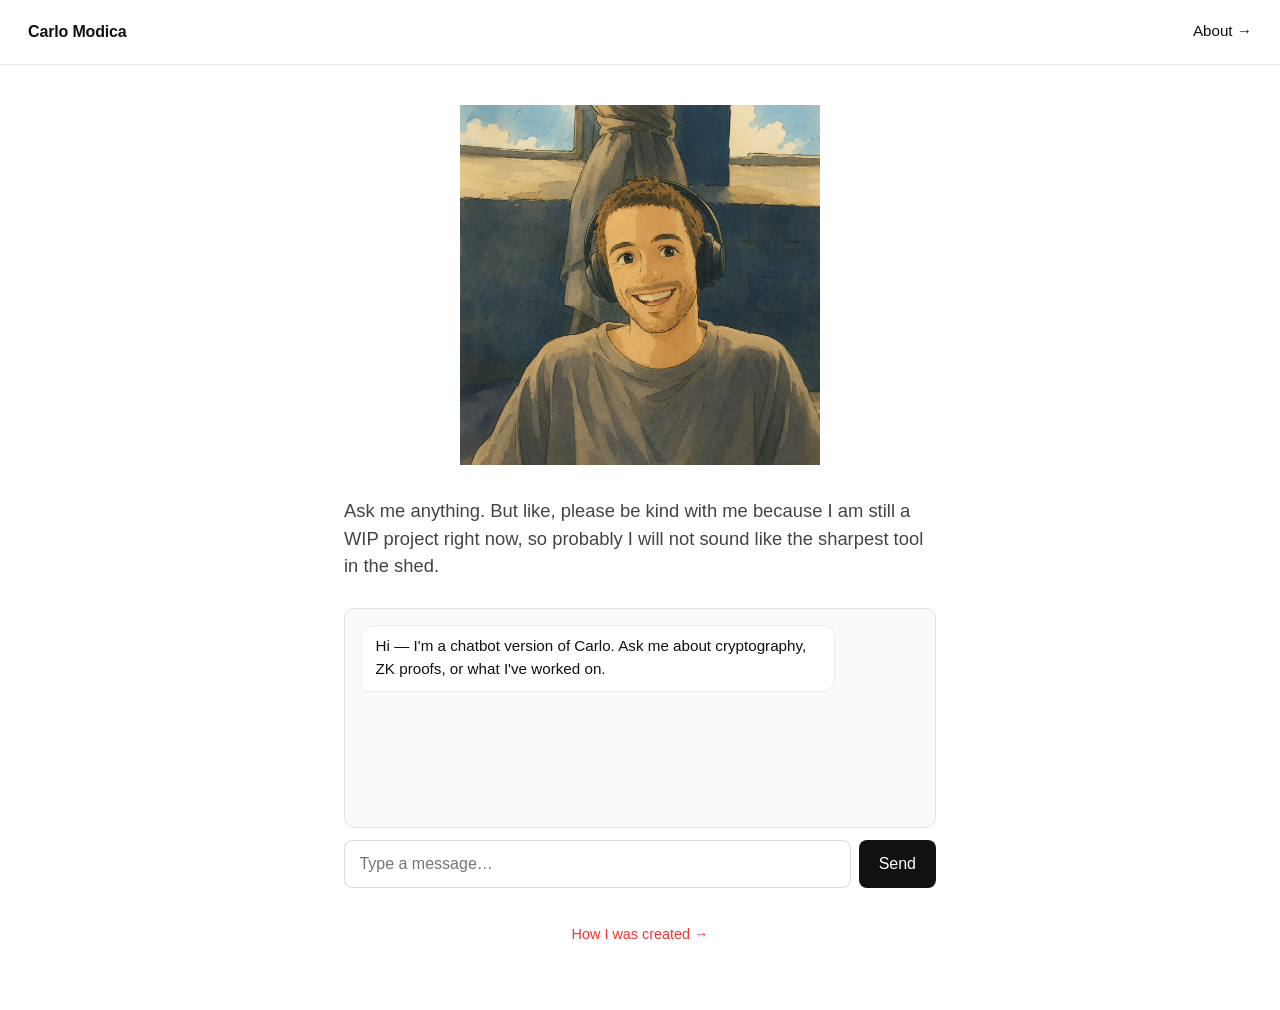
<file: index.html>
<!DOCTYPE html>
<html lang="en">
<head>
<meta charset="utf-8">
<meta name="viewport" content="width=device-width, initial-scale=1">
<meta name="description" content="Carlo Modica — cryptographer working on ZK proofs and distributed systems. Chat with a chatbot version of me.">
<title>Carlo Modica</title>
<link rel="stylesheet" href="landing.css">
<script data-goatcounter="https://camofu.goatcounter.com/count"
        async src="//gc.zgo.at/count.js"></script>
</head>
<body>

<header class="top-bar">
  <span class="name">Carlo Modica</span>
  <a href="about.html" class="about-link">About →</a>
</header>

<main class="stage">

  <div class="portrait">
    <img src="carlo.png" alt="Portrait of Carlo Modica">
  </div>

  <p class="intro">Ask me anything. But like, please be kind with me because I am still a WIP project right now, so probably I will not sound like the sharpest tool in the shed.</p>

  <section class="chat" aria-label="Chat with Carlo">
    <div class="messages" id="messages" role="log" aria-live="polite">
      <div class="msg msg-bot">Hi — I'm a chatbot version of Carlo. Ask me about cryptography, ZK proofs, or what I've worked on.</div>
    </div>
    <form class="composer" id="composer" autocomplete="off">
      <input
        type="text"
        id="input"
        name="message"
        placeholder="Type a message…"
        aria-label="Message"
        maxlength="800"
        required
      />
      <button type="submit" id="send" aria-label="Send">Send</button>
    </form>
    <p class="hint" id="hint"></p>
  </section>

  <p class="made-link"><a href="how-i-was-created.html">How I was created →</a></p>

</main>

<script>
  // Stable Tailscale Funnel — fixed URL, auto-restored on every reboot by tailscaled.
  const API_URL = "https://carlo-friend.tail71351e.ts.net/chat";
  const MAX_HISTORY_TURNS = 6;

  const form = document.getElementById('composer');
  const input = document.getElementById('input');
  const send = document.getElementById('send');
  const messages = document.getElementById('messages');
  const hint = document.getElementById('hint');

  const history = [];

  function append(role, text) {
    const div = document.createElement('div');
    div.className = 'msg ' + (role === 'user' ? 'msg-user' : 'msg-bot');
    div.textContent = text;
    messages.appendChild(div);
    messages.scrollTop = messages.scrollHeight;
    return div;
  }

  form.addEventListener('submit', async (e) => {
    e.preventDefault();
    const text = input.value.trim();
    if (!text) return;

    append('user', text);
    input.value = '';
    history.push({ role: 'user', content: text });

    send.disabled = true;
    const pending = append('bot', '…');
    hint.textContent = '';

    try {
      const res = await fetch(API_URL, {
        method: 'POST',
        headers: { 'Content-Type': 'application/json' },
        body: JSON.stringify({
          message: text,
          history: history.slice(0, -1).slice(-2 * MAX_HISTORY_TURNS),
        }),
      });

      if (res.status === 429) {
        pending.textContent = "I'm rate-limited right now — give me a minute.";
        history.pop();
        return;
      }
      if (!res.ok) throw new Error('HTTP ' + res.status);

      const data = await res.json();
      pending.textContent = data.reply;
      history.push({ role: 'assistant', content: data.reply });
      history.splice(0, Math.max(0, history.length - 2 * MAX_HISTORY_TURNS));
    } catch (err) {
      pending.textContent = "I'm offline right now — try again later.";
      history.pop();
    } finally {
      send.disabled = false;
      input.focus();
    }
  });
</script>

</body>
</html>
</file>
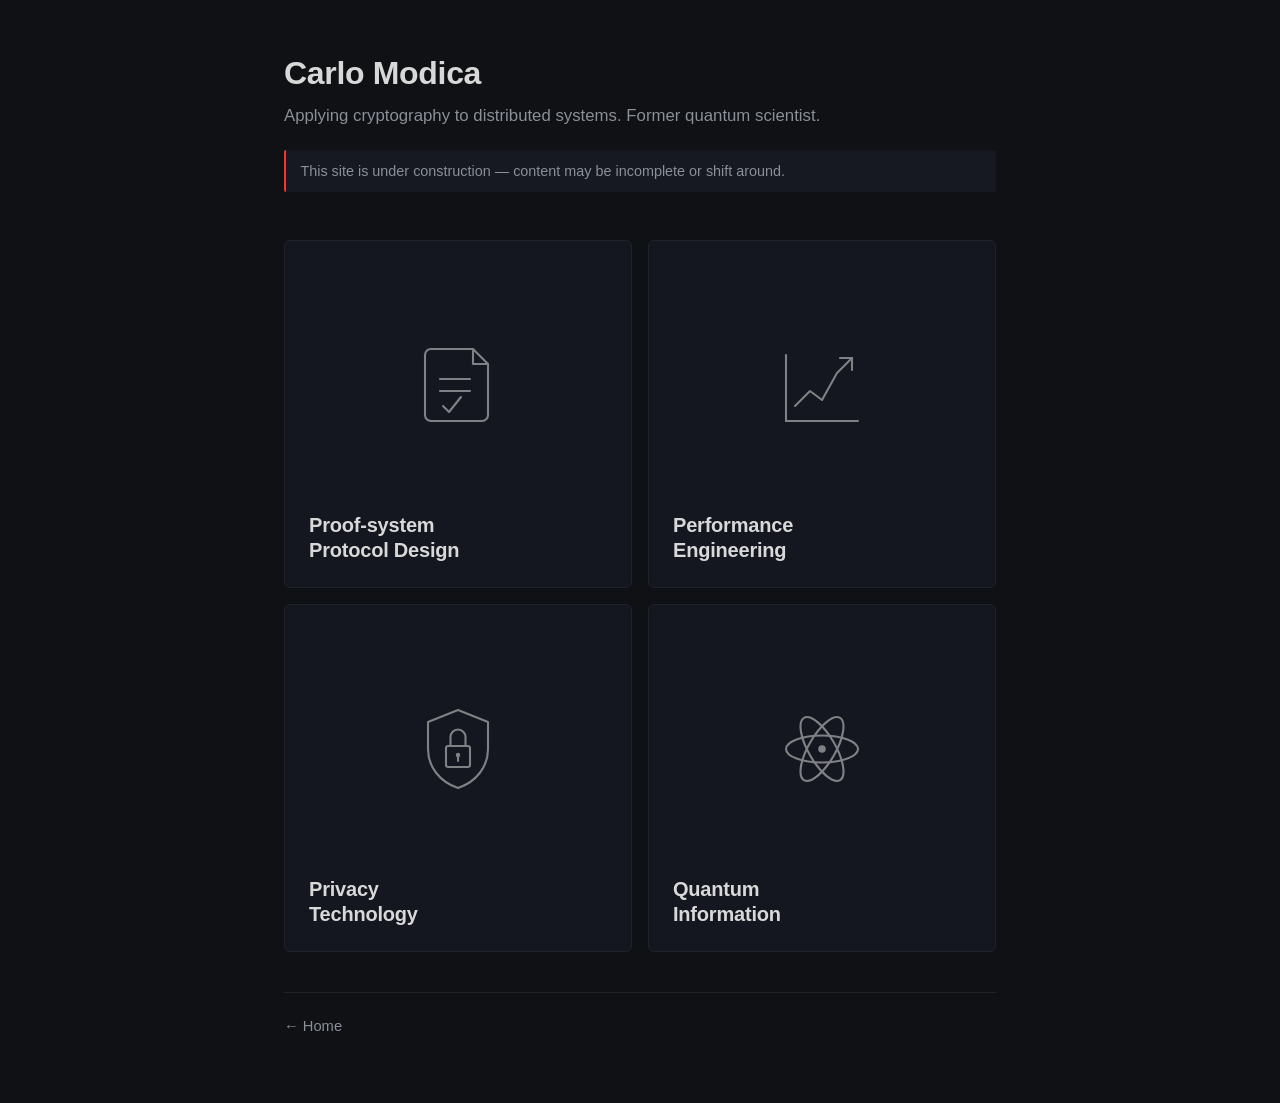
<file: about.html>
<!DOCTYPE html>
<html lang="en">
<head>
<meta charset="utf-8">
<meta name="viewport" content="width=device-width, initial-scale=1">
<title>Carlo Modica — About</title>
<link rel="stylesheet" href="style.css">
<script data-goatcounter="https://camofu.goatcounter.com/count"
        async src="//gc.zgo.at/count.js"></script>
</head>
<body>
<main>

<header>
  <h1>Carlo Modica</h1>
  <p class="tagline">Applying cryptography to distributed systems. Former quantum scientist.</p>
  <p class="disclaimer">This site is under construction — content may be incomplete or shift around.</p>
</header>

<section class="tile-grid" aria-label="Topics">
  <a class="tile tile-protocol" href="protocol.html">
    <span class="tile-icon" aria-hidden="true">
      <svg viewBox="0 0 64 64" fill="none" stroke="currentColor" stroke-width="1.4" stroke-linecap="round" stroke-linejoin="round">
        <path d="M14 8 H42 L52 18 V52 a4 4 0 0 1 -4 4 H14 a4 4 0 0 1 -4 -4 V12 a4 4 0 0 1 4 -4 z"/>
        <path d="M42 8 V18 H52"/>
        <path d="M20 28 H40"/>
        <path d="M20 36 H40"/>
        <path d="M22 46 l4 4 l8 -10"/>
      </svg>
    </span>
    <span class="tile-title">Proof-system<br>Protocol Design</span>
  </a>
  <a class="tile tile-performance" href="performance.html">
    <span class="tile-icon" aria-hidden="true">
      <svg viewBox="0 0 64 64" fill="none" stroke="currentColor" stroke-width="1.4" stroke-linecap="round" stroke-linejoin="round">
        <path d="M8 56 H56"/>
        <path d="M8 56 V12"/>
        <polyline points="14,46 24,36 32,42 42,24 52,14"/>
        <polyline points="44,14 52,14 52,22"/>
      </svg>
    </span>
    <span class="tile-title">Performance<br>Engineering</span>
  </a>
  <a class="tile tile-privacy" href="privacy.html">
    <span class="tile-icon" aria-hidden="true">
      <svg viewBox="0 0 64 64" fill="none" stroke="currentColor" stroke-width="1.4" stroke-linecap="round" stroke-linejoin="round">
        <path d="M32 6 L52 14 V32 c0 12 -8 22 -20 26 c -12 -4 -20 -14 -20 -26 V14 z"/>
        <rect x="24" y="30" width="16" height="14" rx="1.5"/>
        <path d="M27 30 V24 a5 5 0 0 1 10 0 V30"/>
        <circle cx="32" cy="36" r="1.5" fill="currentColor" stroke="none"/>
        <path d="M32 37 V40"/>
      </svg>
    </span>
    <span class="tile-title">Privacy<br>Technology</span>
  </a>
  <a class="tile tile-quantum" href="quantum.html">
    <span class="tile-icon" aria-hidden="true">
      <svg viewBox="0 0 64 64" fill="none" stroke="currentColor" stroke-width="1.4" stroke-linecap="round" stroke-linejoin="round">
        <circle cx="32" cy="32" r="2.5" fill="currentColor" stroke="none"/>
        <ellipse cx="32" cy="32" rx="24" ry="9"/>
        <ellipse cx="32" cy="32" rx="24" ry="9" transform="rotate(60 32 32)"/>
        <ellipse cx="32" cy="32" rx="24" ry="9" transform="rotate(-60 32 32)"/>
      </svg>
    </span>
    <span class="tile-title">Quantum<br>Information</span>
  </a>
</section>

<nav class="bottom-nav">
  <a href="index.html">← Home</a>
</nav>

</main>
</body>
</html>
</file>
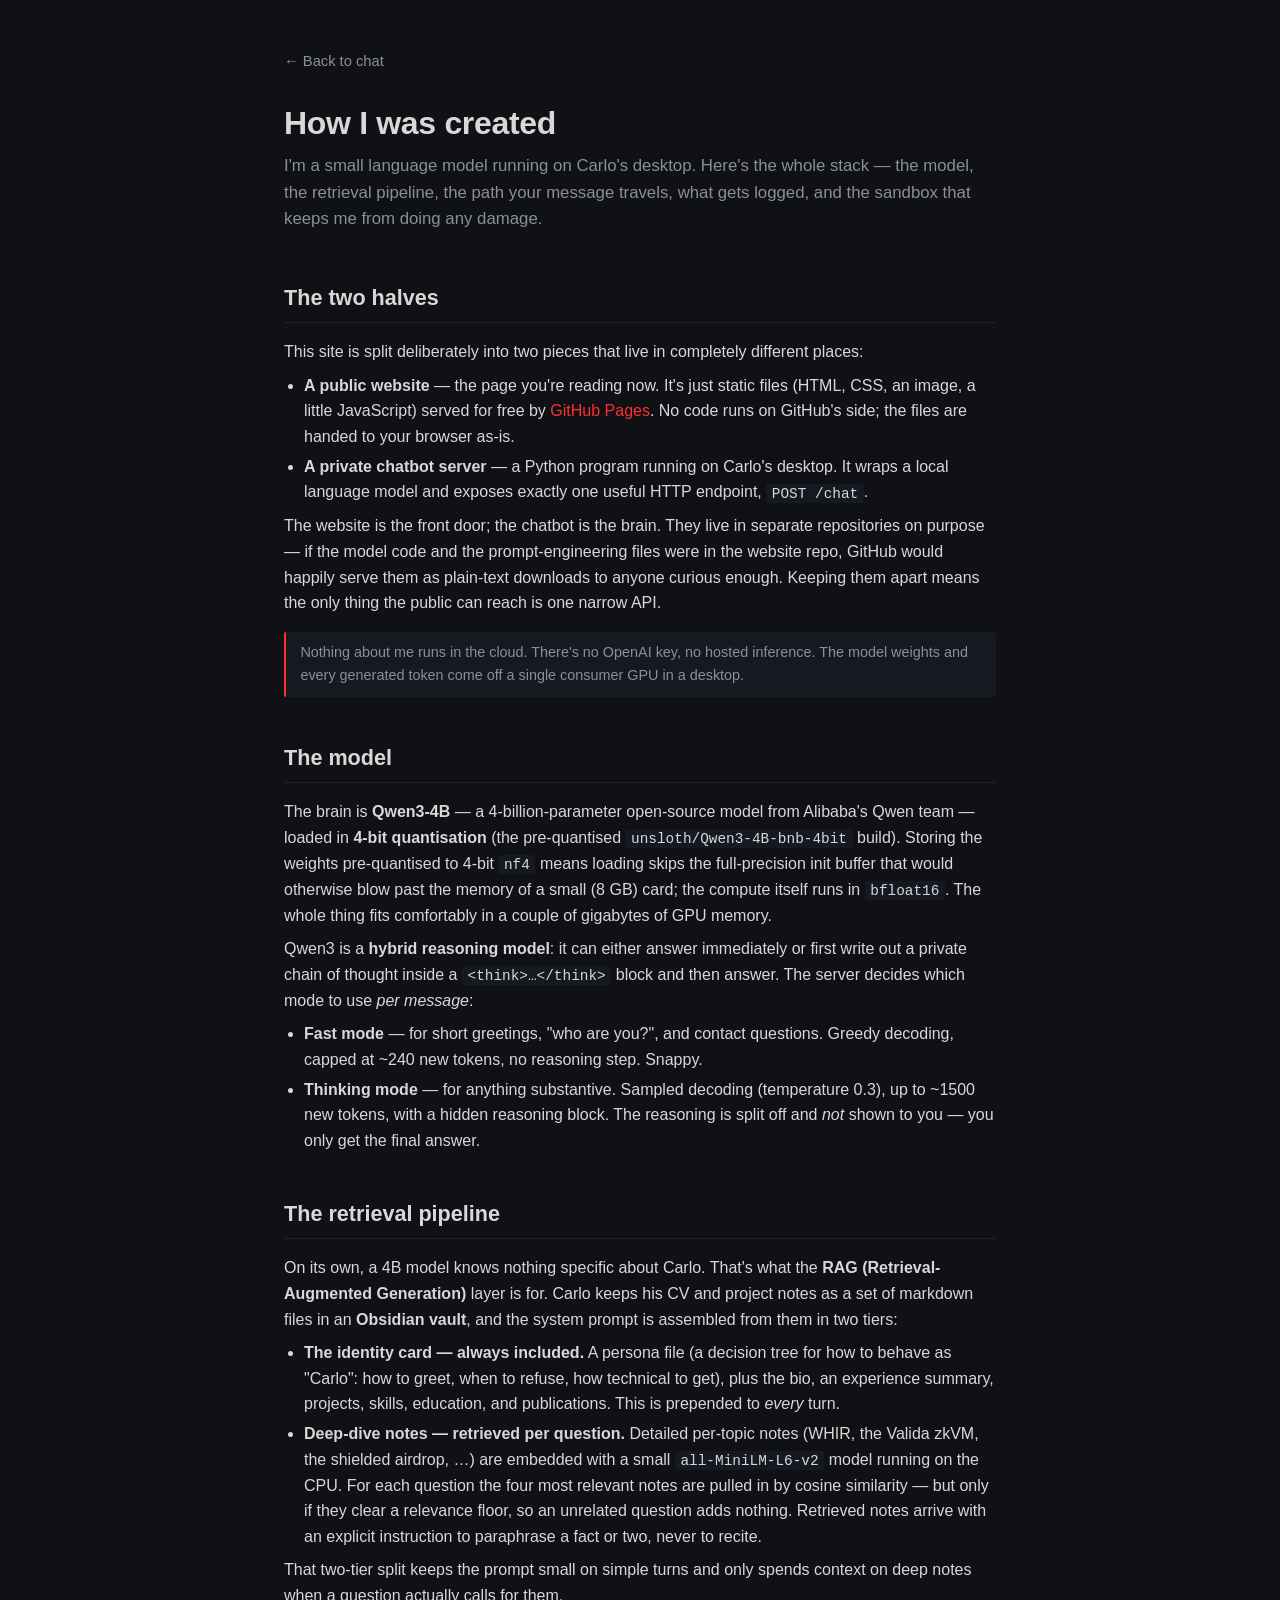
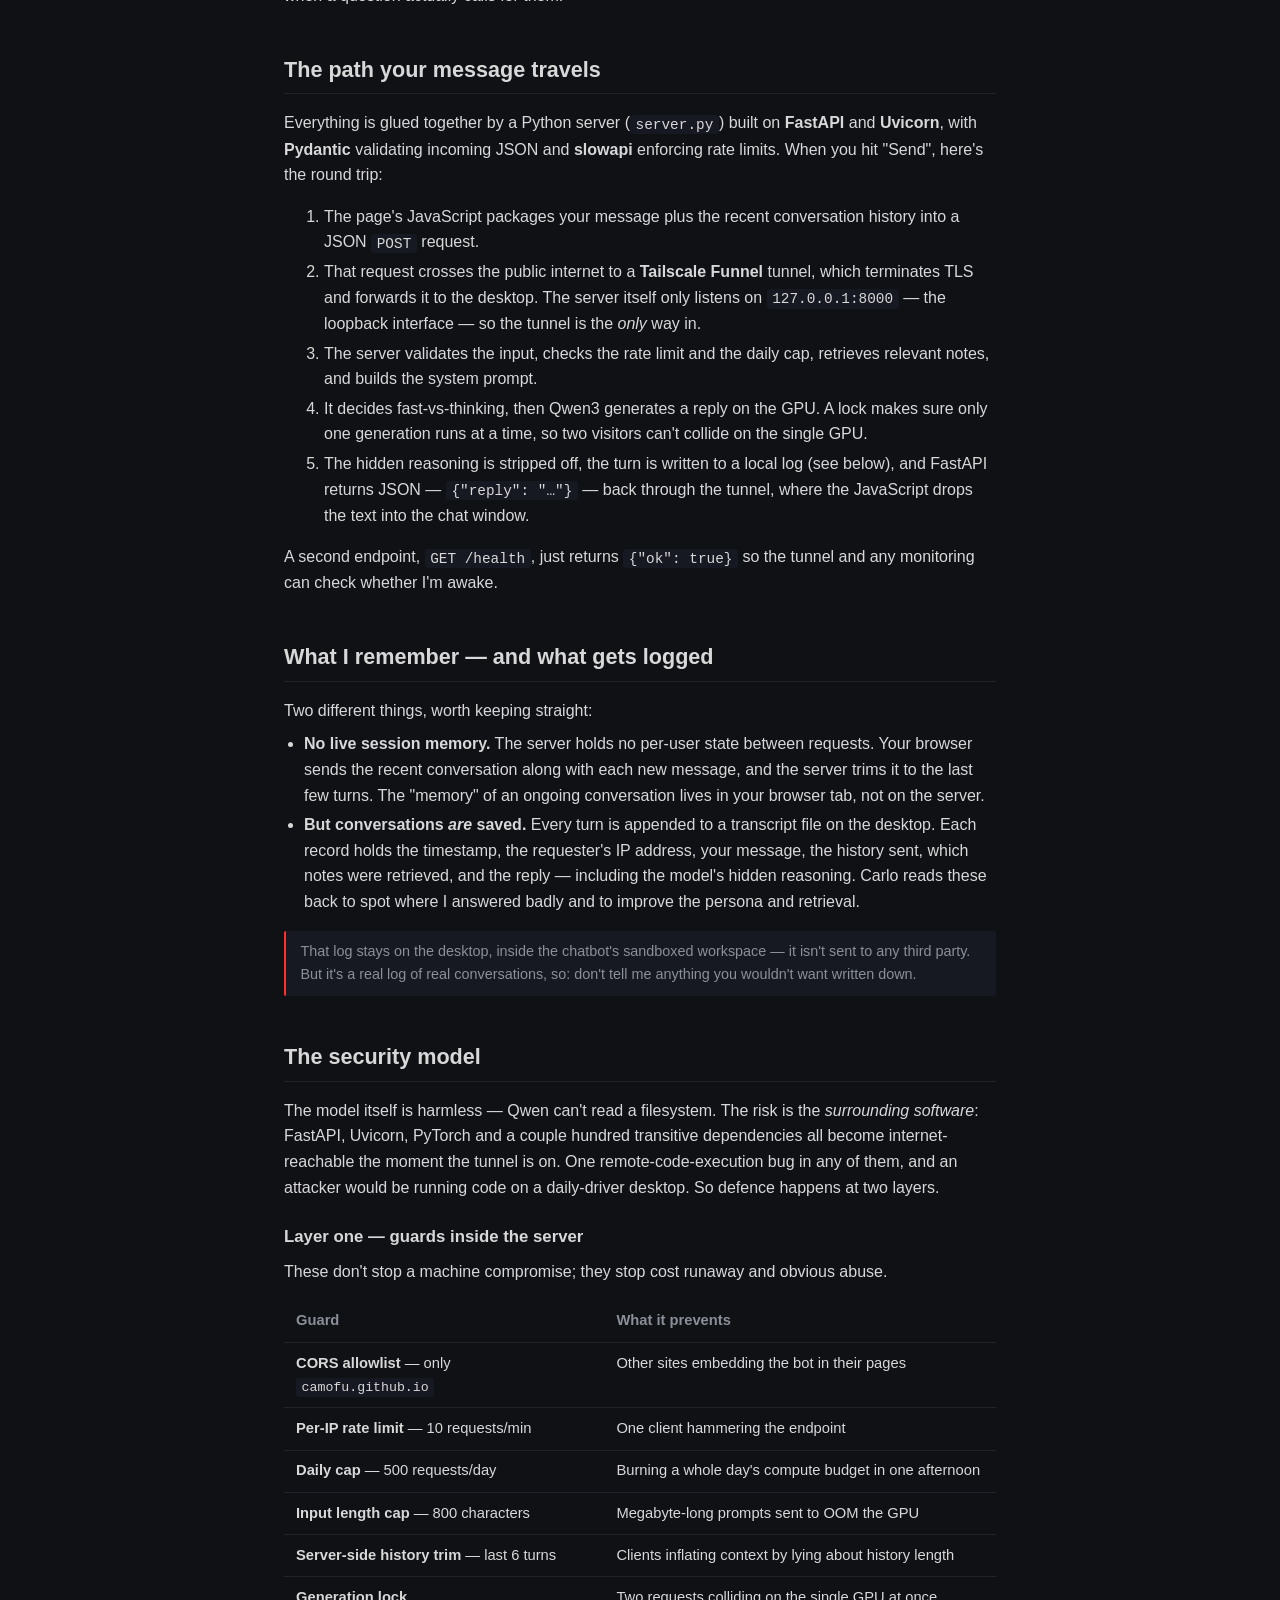
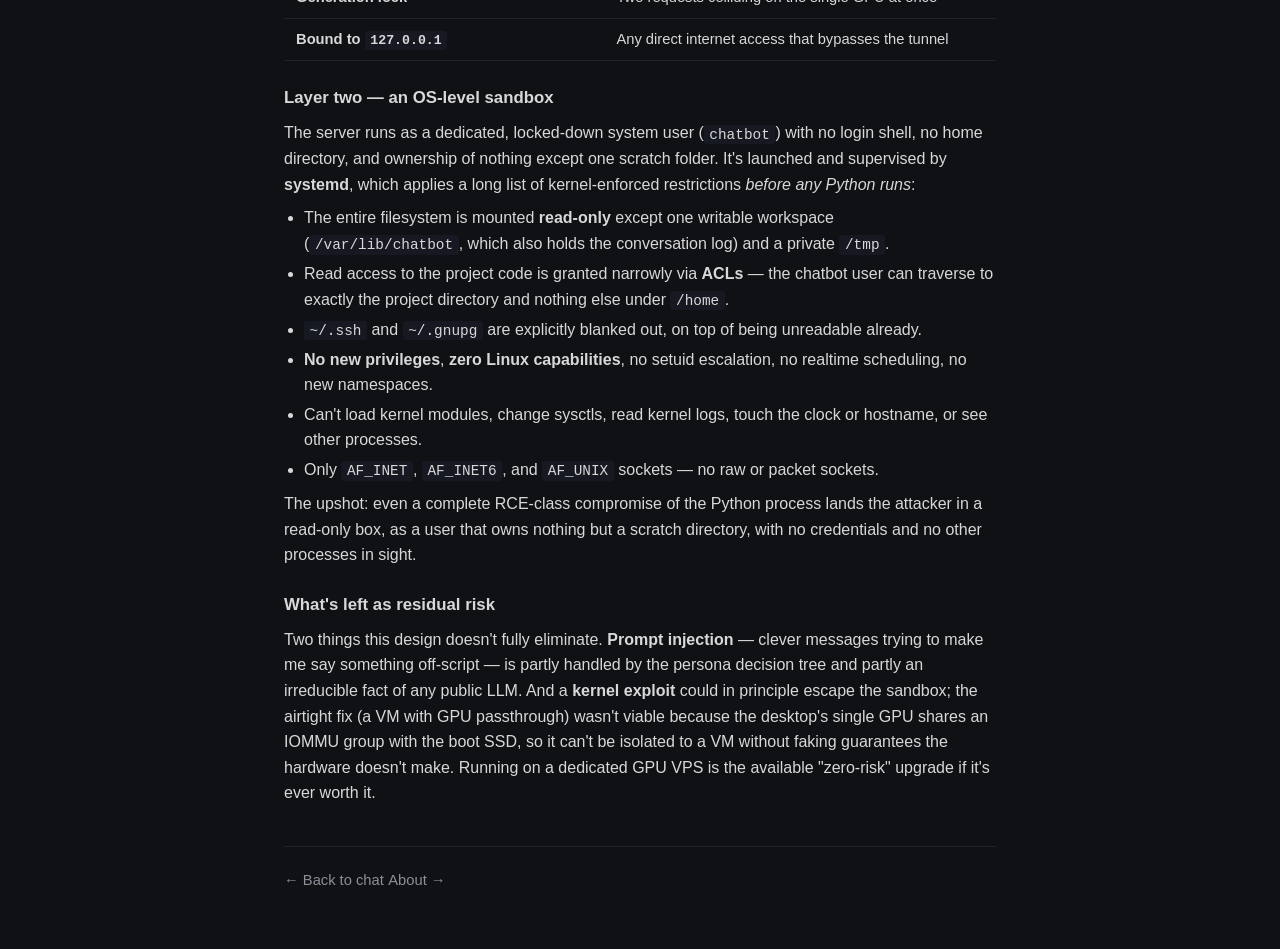
<file: how-i-was-created.html>
<!DOCTYPE html>
<html lang="en">
<head>
<meta charset="utf-8">
<meta name="viewport" content="width=device-width, initial-scale=1">
<meta name="description" content="How the camofu.github.io chatbot is built: a self-hosted, 4-bit Qwen3-4B reasoning model running on a desktop, fronted by a static GitHub Pages site, with a two-tier RAG pipeline over an Obsidian vault and a hardened systemd sandbox.">
<title>Carlo Modica — How I was created</title>
<link rel="stylesheet" href="style.css">
<script data-goatcounter="https://camofu.goatcounter.com/count"
        async src="//gc.zgo.at/count.js"></script>
</head>
<body class="theme-protocol">
<main>

<header>
  <a class="back-link" href="index.html">← Back to chat</a>
  <h1>How I was created</h1>
  <p class="tagline">I'm a small language model running on Carlo's desktop. Here's the whole stack — the model, the retrieval pipeline, the path your message travels, what gets logged, and the sandbox that keeps me from doing any damage.</p>
</header>

<section>
  <h2>The two halves</h2>
  <p>This site is split deliberately into two pieces that live in completely different places:</p>
  <ul>
    <li><strong>A public website</strong> — the page you're reading now. It's just static files (HTML, CSS, an image, a little JavaScript) served for free by <a href="https://pages.github.com/">GitHub Pages</a>. No code runs on GitHub's side; the files are handed to your browser as-is.</li>
    <li><strong>A private chatbot server</strong> — a Python program running on Carlo's desktop. It wraps a local language model and exposes exactly one useful HTTP endpoint, <code>POST /chat</code>.</li>
  </ul>
  <p>The website is the front door; the chatbot is the brain. They live in separate repositories on purpose — if the model code and the prompt-engineering files were in the website repo, GitHub would happily serve them as plain-text downloads to anyone curious enough. Keeping them apart means the only thing the public can reach is one narrow API.</p>
  <p class="disclaimer">Nothing about me runs in the cloud. There's no OpenAI key, no hosted inference. The model weights and every generated token come off a single consumer GPU in a desktop.</p>
</section>

<section>
  <h2>The model</h2>
  <p>The brain is <strong>Qwen3-4B</strong> — a 4-billion-parameter open-source model from Alibaba's Qwen team — loaded in <strong>4-bit quantisation</strong> (the pre-quantised <code>unsloth/Qwen3-4B-bnb-4bit</code> build). Storing the weights pre-quantised to 4-bit <code>nf4</code> means loading skips the full-precision init buffer that would otherwise blow past the memory of a small (8&nbsp;GB) card; the compute itself runs in <code>bfloat16</code>. The whole thing fits comfortably in a couple of gigabytes of GPU memory.</p>
  <p>Qwen3 is a <strong>hybrid reasoning model</strong>: it can either answer immediately or first write out a private chain of thought inside a <code>&lt;think&gt;…&lt;/think&gt;</code> block and then answer. The server decides which mode to use <em>per message</em>:</p>
  <ul>
    <li><strong>Fast mode</strong> — for short greetings, "who are you?", and contact questions. Greedy decoding, capped at ~240 new tokens, no reasoning step. Snappy.</li>
    <li><strong>Thinking mode</strong> — for anything substantive. Sampled decoding (temperature 0.3), up to ~1500 new tokens, with a hidden reasoning block. The reasoning is split off and <em>not</em> shown to you — you only get the final answer.</li>
  </ul>
</section>

<section>
  <h2>The retrieval pipeline</h2>
  <p>On its own, a 4B model knows nothing specific about Carlo. That's what the <strong>RAG (Retrieval-Augmented Generation)</strong> layer is for. Carlo keeps his CV and project notes as a set of markdown files in an <strong>Obsidian vault</strong>, and the system prompt is assembled from them in two tiers:</p>
  <ul>
    <li><strong>The identity card — always included.</strong> A persona file (a decision tree for how to behave as "Carlo": how to greet, when to refuse, how technical to get), plus the bio, an experience summary, projects, skills, education, and publications. This is prepended to <em>every</em> turn.</li>
    <li><strong>Deep-dive notes — retrieved per question.</strong> Detailed per-topic notes (WHIR, the Valida zkVM, the shielded airdrop, …) are embedded with a small <code>all-MiniLM-L6-v2</code> model running on the CPU. For each question the four most relevant notes are pulled in by cosine similarity — but only if they clear a relevance floor, so an unrelated question adds nothing. Retrieved notes arrive with an explicit instruction to paraphrase a fact or two, never to recite.</li>
  </ul>
  <p>That two-tier split keeps the prompt small on simple turns and only spends context on deep notes when a question actually calls for them.</p>
</section>

<section>
  <h2>The path your message travels</h2>
  <p>Everything is glued together by a Python server (<code>server.py</code>) built on <strong>FastAPI</strong> and <strong>Uvicorn</strong>, with <strong>Pydantic</strong> validating incoming JSON and <strong>slowapi</strong> enforcing rate limits. When you hit "Send", here's the round trip:</p>
  <ol>
    <li>The page's JavaScript packages your message plus the recent conversation history into a JSON <code>POST</code> request.</li>
    <li>That request crosses the public internet to a <strong>Tailscale Funnel</strong> tunnel, which terminates TLS and forwards it to the desktop. The server itself only listens on <code>127.0.0.1:8000</code> — the loopback interface — so the tunnel is the <em>only</em> way in.</li>
    <li>The server validates the input, checks the rate limit and the daily cap, retrieves relevant notes, and builds the system prompt.</li>
    <li>It decides fast-vs-thinking, then Qwen3 generates a reply on the GPU. A lock makes sure only one generation runs at a time, so two visitors can't collide on the single GPU.</li>
    <li>The hidden reasoning is stripped off, the turn is written to a local log (see below), and FastAPI returns JSON — <code>{"reply": "…"}</code> — back through the tunnel, where the JavaScript drops the text into the chat window.</li>
  </ol>
  <p>A second endpoint, <code>GET /health</code>, just returns <code>{"ok": true}</code> so the tunnel and any monitoring can check whether I'm awake.</p>
</section>

<section>
  <h2>What I remember — and what gets logged</h2>
  <p>Two different things, worth keeping straight:</p>
  <ul>
    <li><strong>No live session memory.</strong> The server holds no per-user state between requests. Your browser sends the recent conversation along with each new message, and the server trims it to the last few turns. The "memory" of an ongoing conversation lives in your browser tab, not on the server.</li>
    <li><strong>But conversations <em>are</em> saved.</strong> Every turn is appended to a transcript file on the desktop. Each record holds the timestamp, the requester's IP address, your message, the history sent, which notes were retrieved, and the reply — including the model's hidden reasoning. Carlo reads these back to spot where I answered badly and to improve the persona and retrieval.</li>
  </ul>
  <p class="disclaimer">That log stays on the desktop, inside the chatbot's sandboxed workspace — it isn't sent to any third party. But it's a real log of real conversations, so: don't tell me anything you wouldn't want written down.</p>
</section>

<section>
  <h2>The security model</h2>
  <p>The model itself is harmless — Qwen can't read a filesystem. The risk is the <em>surrounding software</em>: FastAPI, Uvicorn, PyTorch and a couple hundred transitive dependencies all become internet-reachable the moment the tunnel is on. One remote-code-execution bug in any of them, and an attacker would be running code on a daily-driver desktop. So defence happens at two layers.</p>

  <h3>Layer one — guards inside the server</h3>
  <p>These don't stop a machine compromise; they stop cost runaway and obvious abuse.</p>
  <table class="spec">
    <thead>
      <tr><th>Guard</th><th>What it prevents</th></tr>
    </thead>
    <tbody>
      <tr><td><strong>CORS allowlist</strong> — only <code>camofu.github.io</code></td><td>Other sites embedding the bot in their pages</td></tr>
      <tr><td><strong>Per-IP rate limit</strong> — 10 requests/min</td><td>One client hammering the endpoint</td></tr>
      <tr><td><strong>Daily cap</strong> — 500 requests/day</td><td>Burning a whole day's compute budget in one afternoon</td></tr>
      <tr><td><strong>Input length cap</strong> — 800 characters</td><td>Megabyte-long prompts sent to OOM the GPU</td></tr>
      <tr><td><strong>Server-side history trim</strong> — last 6 turns</td><td>Clients inflating context by lying about history length</td></tr>
      <tr><td><strong>Generation lock</strong></td><td>Two requests colliding on the single GPU at once</td></tr>
      <tr><td><strong>Bound to <code>127.0.0.1</code></strong></td><td>Any direct internet access that bypasses the tunnel</td></tr>
    </tbody>
  </table>

  <h3>Layer two — an OS-level sandbox</h3>
  <p>The server runs as a dedicated, locked-down system user (<code>chatbot</code>) with no login shell, no home directory, and ownership of nothing except one scratch folder. It's launched and supervised by <strong>systemd</strong>, which applies a long list of kernel-enforced restrictions <em>before any Python runs</em>:</p>
  <ul>
    <li>The entire filesystem is mounted <strong>read-only</strong> except one writable workspace (<code>/var/lib/chatbot</code>, which also holds the conversation log) and a private <code>/tmp</code>.</li>
    <li>Read access to the project code is granted narrowly via <strong>ACLs</strong> — the chatbot user can traverse to exactly the project directory and nothing else under <code>/home</code>.</li>
    <li><code>~/.ssh</code> and <code>~/.gnupg</code> are explicitly blanked out, on top of being unreadable already.</li>
    <li><strong>No new privileges</strong>, <strong>zero Linux capabilities</strong>, no setuid escalation, no realtime scheduling, no new namespaces.</li>
    <li>Can't load kernel modules, change sysctls, read kernel logs, touch the clock or hostname, or see other processes.</li>
    <li>Only <code>AF_INET</code>, <code>AF_INET6</code>, and <code>AF_UNIX</code> sockets — no raw or packet sockets.</li>
  </ul>
  <p>The upshot: even a complete RCE-class compromise of the Python process lands the attacker in a read-only box, as a user that owns nothing but a scratch directory, with no credentials and no other processes in sight.</p>

  <h3>What's left as residual risk</h3>
  <p>Two things this design doesn't fully eliminate. <strong>Prompt injection</strong> — clever messages trying to make me say something off-script — is partly handled by the persona decision tree and partly an irreducible fact of any public LLM. And a <strong>kernel exploit</strong> could in principle escape the sandbox; the airtight fix (a VM with GPU passthrough) wasn't viable because the desktop's single GPU shares an IOMMU group with the boot SSD, so it can't be isolated to a VM without faking guarantees the hardware doesn't make. Running on a dedicated GPU VPS is the available "zero-risk" upgrade if it's ever worth it.</p>
</section>

<nav class="bottom-nav">
  <a href="index.html">← Back to chat</a>
  <a href="about.html">About →</a>
</nav>

</main>
</body>
</html>
</file>
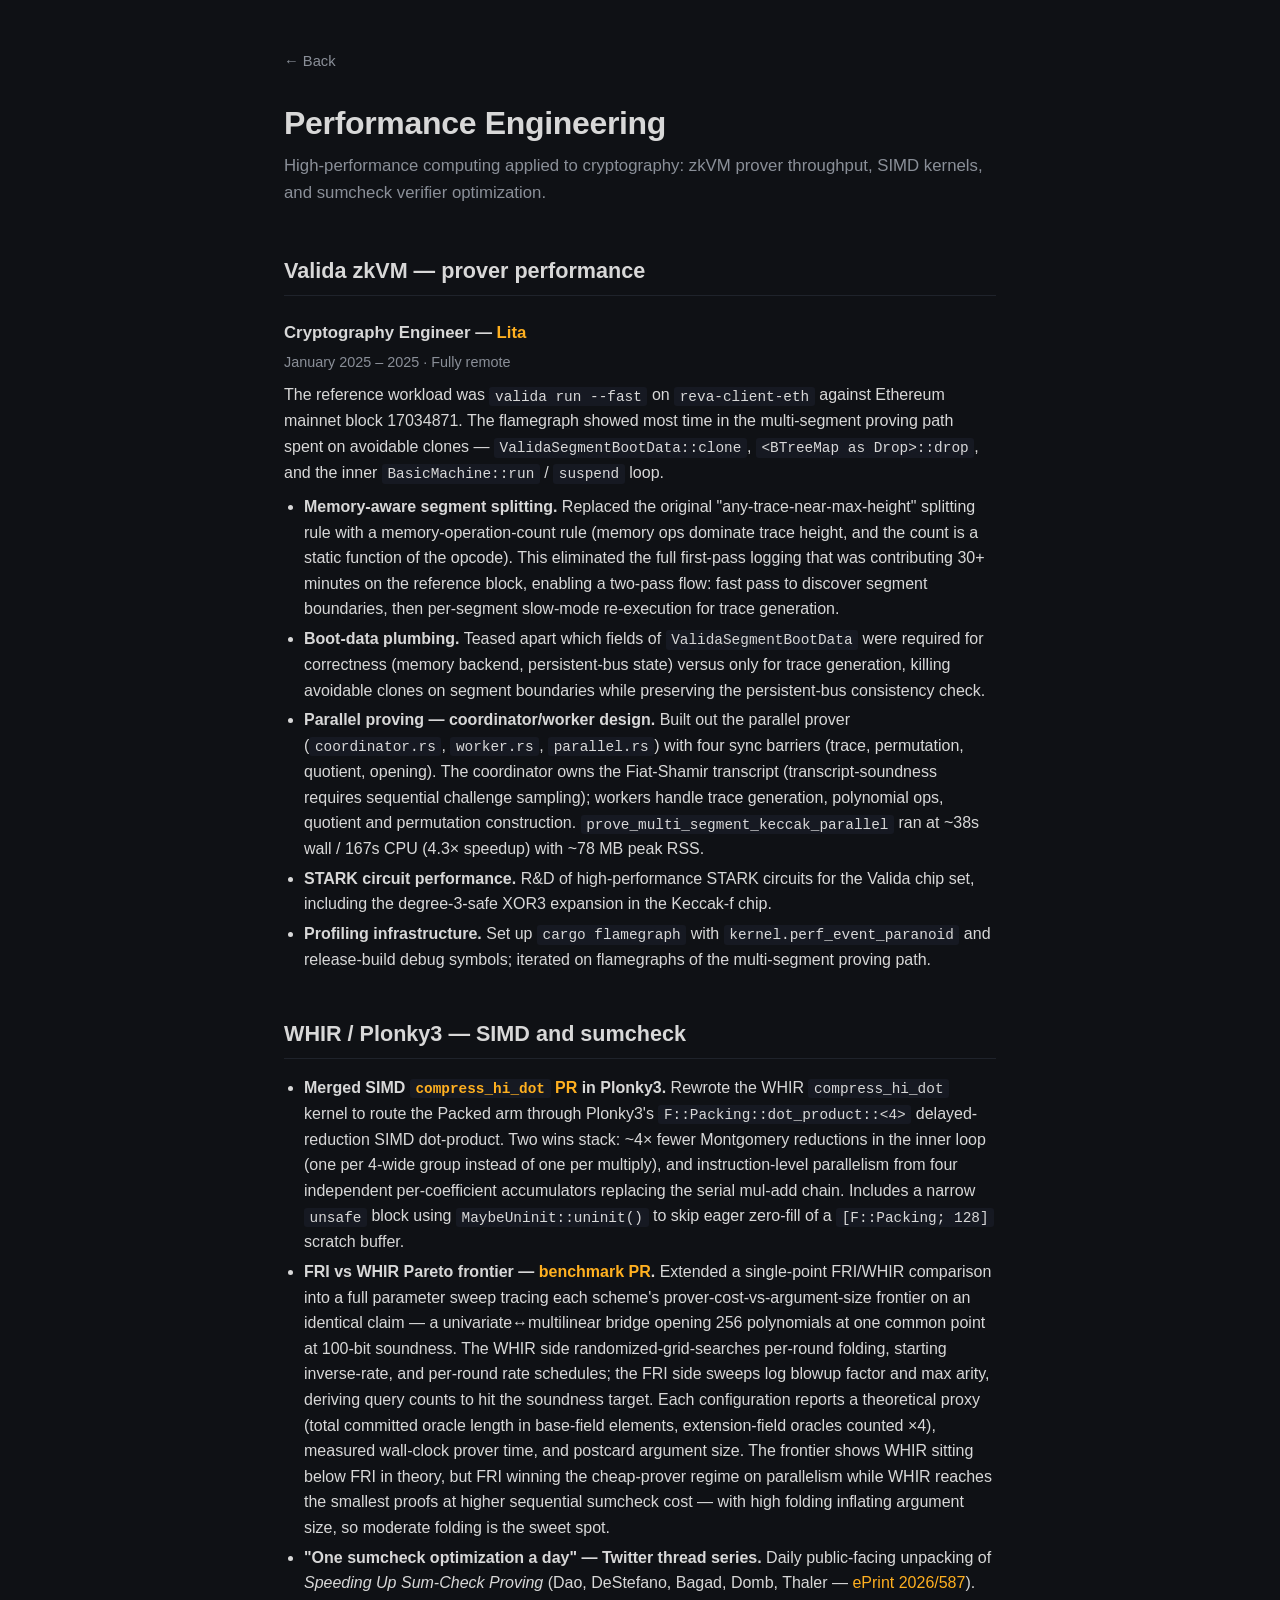
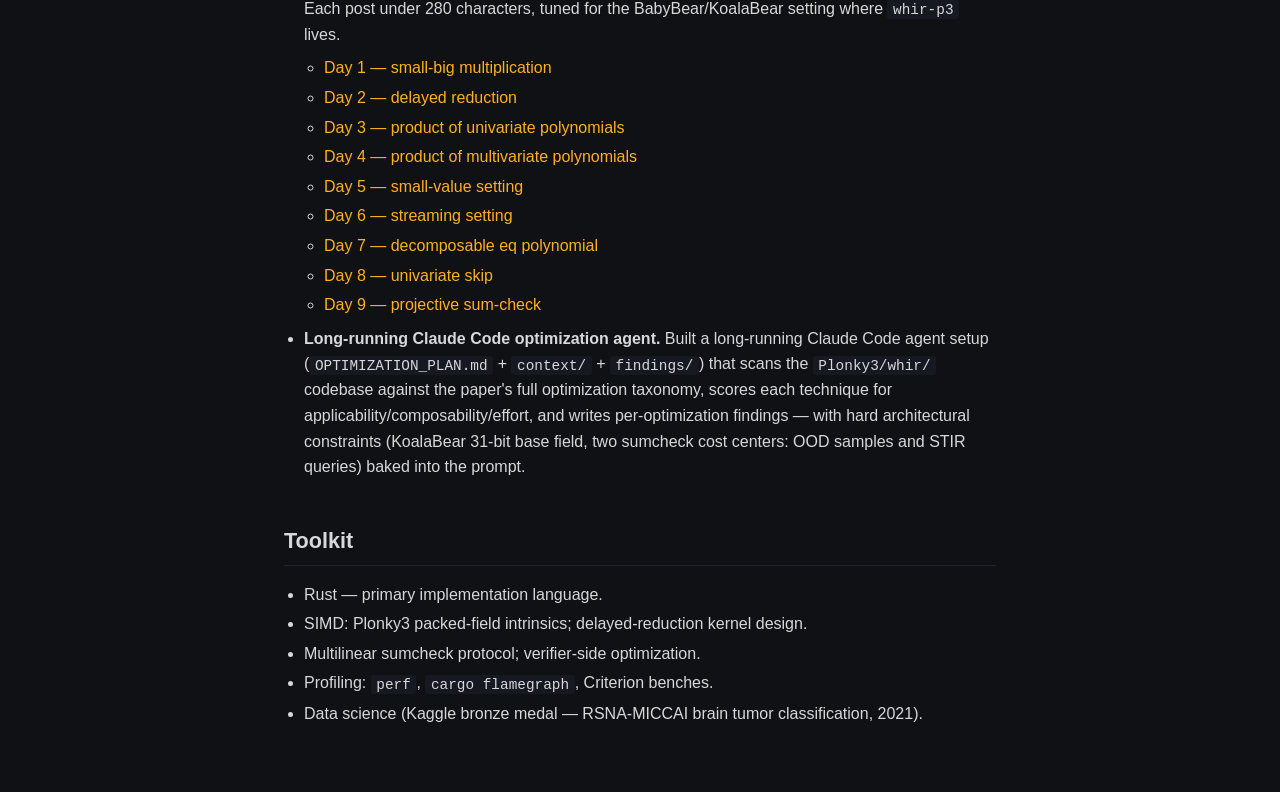
<file: performance.html>
<!DOCTYPE html>
<html lang="en">
<head>
<meta charset="utf-8">
<meta name="viewport" content="width=device-width, initial-scale=1">
<title>Carlo Modica — Performance Engineering</title>
<link rel="stylesheet" href="style.css">
<script data-goatcounter="https://camofu.goatcounter.com/count"
        async src="//gc.zgo.at/count.js"></script>
</head>
<body class="theme-performance">
<main>

<header>
  <a class="back-link" href="about.html">← Back</a>
  <h1>Performance Engineering</h1>
  <p class="tagline">High-performance computing applied to cryptography: zkVM prover throughput, SIMD kernels, and sumcheck verifier optimization.</p>
</header>

<section>
  <h2>Valida zkVM — prover performance</h2>
  <article>
    <h3>Cryptography Engineer — <a href="https://www.lita.foundation/">Lita</a></h3>
    <p class="meta">January 2025 – 2025 · Fully remote</p>
    <p>The reference workload was <code>valida run --fast</code> on <code>reva-client-eth</code> against Ethereum mainnet block 17034871. The flamegraph showed most time in the multi-segment proving path spent on avoidable clones — <code>ValidaSegmentBootData::clone</code>, <code>&lt;BTreeMap as Drop&gt;::drop</code>, and the inner <code>BasicMachine::run</code> / <code>suspend</code> loop.</p>
    <ul>
      <li><strong>Memory-aware segment splitting.</strong> Replaced the original "any-trace-near-max-height" splitting rule with a memory-operation-count rule (memory ops dominate trace height, and the count is a static function of the opcode). This eliminated the full first-pass logging that was contributing 30+ minutes on the reference block, enabling a two-pass flow: fast pass to discover segment boundaries, then per-segment slow-mode re-execution for trace generation.</li>
      <li><strong>Boot-data plumbing.</strong> Teased apart which fields of <code>ValidaSegmentBootData</code> were required for correctness (memory backend, persistent-bus state) versus only for trace generation, killing avoidable clones on segment boundaries while preserving the persistent-bus consistency check.</li>
      <li><strong>Parallel proving — coordinator/worker design.</strong> Built out the parallel prover (<code>coordinator.rs</code>, <code>worker.rs</code>, <code>parallel.rs</code>) with four sync barriers (trace, permutation, quotient, opening). The coordinator owns the Fiat-Shamir transcript (transcript-soundness requires sequential challenge sampling); workers handle trace generation, polynomial ops, quotient and permutation construction. <code>prove_multi_segment_keccak_parallel</code> ran at ~38s wall / 167s CPU (4.3× speedup) with ~78 MB peak RSS.</li>
      <li><strong>STARK circuit performance.</strong> R&amp;D of high-performance STARK circuits for the Valida chip set, including the degree-3-safe XOR3 expansion in the Keccak-f chip.</li>
      <li><strong>Profiling infrastructure.</strong> Set up <code>cargo flamegraph</code> with <code>kernel.perf_event_paranoid</code> and release-build debug symbols; iterated on flamegraphs of the multi-segment proving path.</li>
    </ul>
  </article>
</section>

<section>
  <h2>WHIR / Plonky3 — SIMD and sumcheck</h2>
  <ul>
    <li><strong>Merged SIMD <a href="https://github.com/Plonky3/Plonky3/pull/1574"><code>compress_hi_dot</code> PR</a> in Plonky3.</strong> Rewrote the WHIR <code>compress_hi_dot</code> kernel to route the Packed arm through Plonky3's <code>F::Packing::dot_product::&lt;4&gt;</code> delayed-reduction SIMD dot-product. Two wins stack: ~4× fewer Montgomery reductions in the inner loop (one per 4-wide group instead of one per multiply), and instruction-level parallelism from four independent per-coefficient accumulators replacing the serial mul-add chain. Includes a narrow <code>unsafe</code> block using <code>MaybeUninit::uninit()</code> to skip eager zero-fill of a <code>[F::Packing; 128]</code> scratch buffer.</li>
    <li><strong>FRI vs WHIR Pareto frontier — <a href="https://github.com/camofu/Plonky3/pull/1">benchmark PR</a>.</strong> Extended a single-point FRI/WHIR comparison into a full parameter sweep tracing each scheme's prover-cost-vs-argument-size frontier on an identical claim — a univariate↔multilinear bridge opening 256 polynomials at one common point at 100-bit soundness. The WHIR side randomized-grid-searches per-round folding, starting inverse-rate, and per-round rate schedules; the FRI side sweeps log blowup factor and max arity, deriving query counts to hit the soundness target. Each configuration reports a theoretical proxy (total committed oracle length in base-field elements, extension-field oracles counted ×4), measured wall-clock prover time, and postcard argument size. The frontier shows WHIR sitting below FRI in theory, but FRI winning the cheap-prover regime on parallelism while WHIR reaches the smallest proofs at higher sequential sumcheck cost — with high folding inflating argument size, so moderate folding is the sweet spot.</li>
    <li><strong>"One sumcheck optimization a day" — Twitter thread series.</strong> Daily public-facing unpacking of <em>Speeding Up Sum-Check Proving</em> (Dao, DeStefano, Bagad, Domb, Thaler — <a href="https://eprint.iacr.org/2026/587">ePrint 2026/587</a>). Each post under 280 characters, tuned for the BabyBear/KoalaBear setting where <code>whir-p3</code> lives.
      <ul>
        <li><a href="https://x.com/carlo_cretino50/status/2038976645181129165">Day 1 — small-big multiplication</a></li>
        <li><a href="https://x.com/carlo_cretino50/status/2039337285221494808">Day 2 — delayed reduction</a></li>
        <li><a href="https://x.com/carlo_cretino50/status/2040072154339840336">Day 3 — product of univariate polynomials</a></li>
        <li><a href="https://x.com/carlo_cretino50/status/2041125651105628533">Day 4 — product of multivariate polynomials</a></li>
        <li><a href="https://x.com/carlo_cretino50/status/2041484873924223295">Day 5 — small-value setting</a></li>
        <li><a href="https://x.com/carlo_cretino50/status/2041861276536639780">Day 6 — streaming setting</a></li>
        <li><a href="https://x.com/carlo_cretino50/status/2042211240542384275">Day 7 — decomposable eq polynomial</a></li>
        <li><a href="https://x.com/carlo_cretino50/status/2042591036459938110">Day 8 — univariate skip</a></li>
        <li><a href="https://x.com/carlo_cretino50/status/2048785065610453417">Day 9 — projective sum-check</a></li>
      </ul>
    </li>
    <li><strong>Long-running Claude Code optimization agent.</strong> Built a long-running Claude Code agent setup (<code>OPTIMIZATION_PLAN.md</code> + <code>context/</code> + <code>findings/</code>) that scans the <code>Plonky3/whir/</code> codebase against the paper's full optimization taxonomy, scores each technique for applicability/composability/effort, and writes per-optimization findings — with hard architectural constraints (KoalaBear 31-bit base field, two sumcheck cost centers: OOD samples and STIR queries) baked into the prompt.</li>
  </ul>
</section>

<section>
  <h2>Toolkit</h2>
  <ul>
    <li>Rust — primary implementation language.</li>
    <li>SIMD: Plonky3 packed-field intrinsics; delayed-reduction kernel design.</li>
    <li>Multilinear sumcheck protocol; verifier-side optimization.</li>
    <li>Profiling: <code>perf</code>, <code>cargo flamegraph</code>, Criterion benches.</li>
    <li>Data science (Kaggle bronze medal — RSNA-MICCAI brain tumor classification, 2021).</li>
  </ul>
</section>

</main>
</body>
</html>
</file>
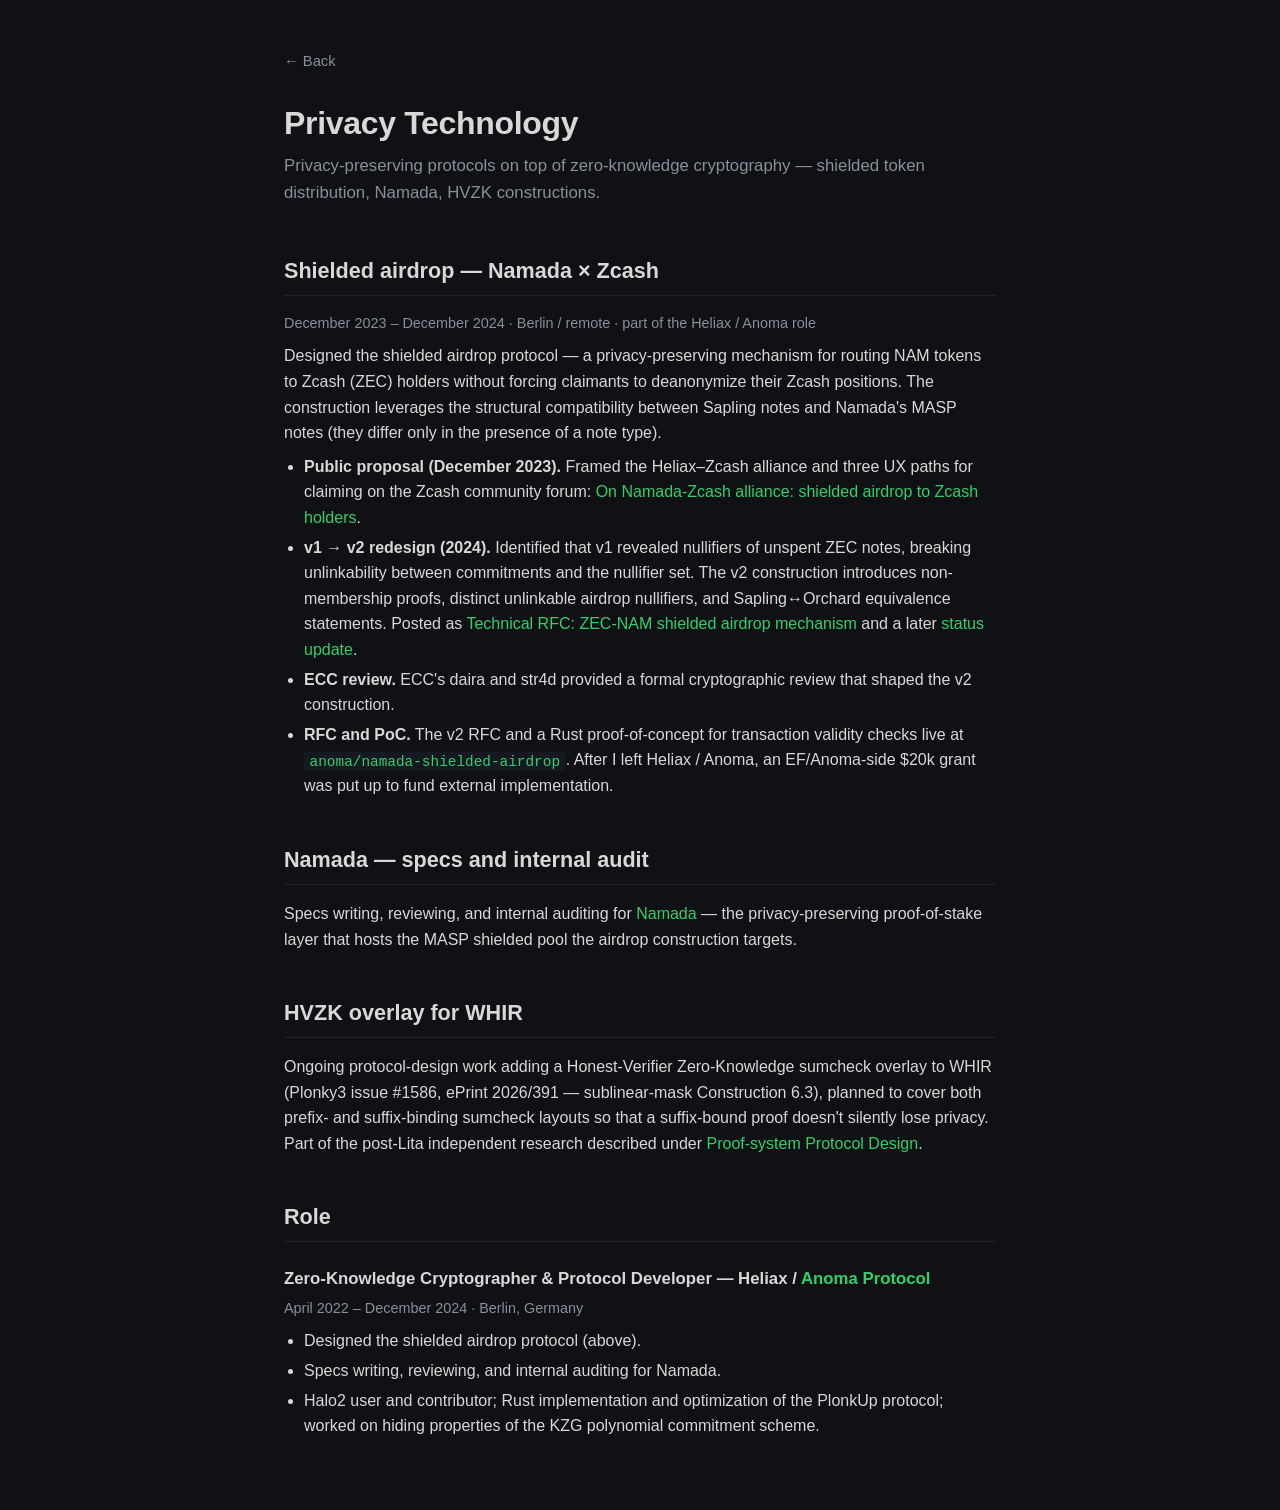
<file: privacy.html>
<!DOCTYPE html>
<html lang="en">
<head>
<meta charset="utf-8">
<meta name="viewport" content="width=device-width, initial-scale=1">
<title>Carlo Modica — Privacy Technology</title>
<link rel="stylesheet" href="style.css">
<script data-goatcounter="https://camofu.goatcounter.com/count"
        async src="//gc.zgo.at/count.js"></script>
</head>
<body class="theme-privacy">
<main>

<header>
  <a class="back-link" href="about.html">← Back</a>
  <h1>Privacy Technology</h1>
  <p class="tagline">Privacy-preserving protocols on top of zero-knowledge cryptography — shielded token distribution, Namada, HVZK constructions.</p>
</header>

<section>
  <h2>Shielded airdrop — Namada × Zcash</h2>
  <article>
    <p class="meta">December 2023 – December 2024 · Berlin / remote · part of the Heliax / Anoma role</p>
    <p>Designed the shielded airdrop protocol — a privacy-preserving mechanism for routing NAM tokens to Zcash (ZEC) holders without forcing claimants to deanonymize their Zcash positions. The construction leverages the structural compatibility between Sapling notes and Namada's MASP notes (they differ only in the presence of a note type).</p>
    <ul>
      <li><strong>Public proposal (December 2023).</strong> Framed the Heliax–Zcash alliance and three UX paths for claiming on the Zcash community forum: <a href="https://forum.zcashcommunity.com/t/on-namada-zcash-alliance-shielded-airdrop-to-zcash-holders/46189">On Namada-Zcash alliance: shielded airdrop to Zcash holders</a>.</li>
      <li><strong>v1 → v2 redesign (2024).</strong> Identified that v1 revealed nullifiers of unspent ZEC notes, breaking unlinkability between commitments and the nullifier set. The v2 construction introduces non-membership proofs, distinct unlinkable airdrop nullifiers, and Sapling↔Orchard equivalence statements. Posted as <a href="https://forum.zcashcommunity.com/t/technical-rfc-zec-nam-shielded-airdrop-mechanism/47301">Technical RFC: ZEC-NAM shielded airdrop mechanism</a> and a later <a href="https://forum.zcashcommunity.com/t/status-update-rfc-zec-nam-shielded-airdrop-protocol/49144">status update</a>.</li>
      <li><strong>ECC review.</strong> ECC's daira and str4d provided a formal cryptographic review that shaped the v2 construction.</li>
      <li><strong>RFC and PoC.</strong> The v2 RFC and a Rust proof-of-concept for transaction validity checks live at <a href="https://github.com/anoma/namada-shielded-airdrop"><code>anoma/namada-shielded-airdrop</code></a>. After I left Heliax / Anoma, an EF/Anoma-side $20k grant was put up to fund external implementation.</li>
    </ul>
  </article>
</section>

<section>
  <h2>Namada — specs and internal audit</h2>
  <p>Specs writing, reviewing, and internal auditing for <a href="https://namada.net/">Namada</a> — the privacy-preserving proof-of-stake layer that hosts the MASP shielded pool the airdrop construction targets.</p>
</section>

<section>
  <h2>HVZK overlay for WHIR</h2>
  <p>Ongoing protocol-design work adding a Honest-Verifier Zero-Knowledge sumcheck overlay to WHIR (Plonky3 issue #1586, ePrint 2026/391 — sublinear-mask Construction 6.3), planned to cover both prefix- and suffix-binding sumcheck layouts so that a suffix-bound proof doesn't silently lose privacy. Part of the post-Lita independent research described under <a href="protocol.html">Proof-system Protocol Design</a>.</p>
</section>

<section>
  <h2>Role</h2>
  <article>
    <h3>Zero-Knowledge Cryptographer &amp; Protocol Developer — Heliax / <a href="https://anoma.net/">Anoma Protocol</a></h3>
    <p class="meta">April 2022 – December 2024 · Berlin, Germany</p>
    <ul>
      <li>Designed the shielded airdrop protocol (above).</li>
      <li>Specs writing, reviewing, and internal auditing for Namada.</li>
      <li>Halo2 user and contributor; Rust implementation and optimization of the PlonkUp protocol; worked on hiding properties of the KZG polynomial commitment scheme.</li>
    </ul>
  </article>
</section>

</main>
</body>
</html>
</file>
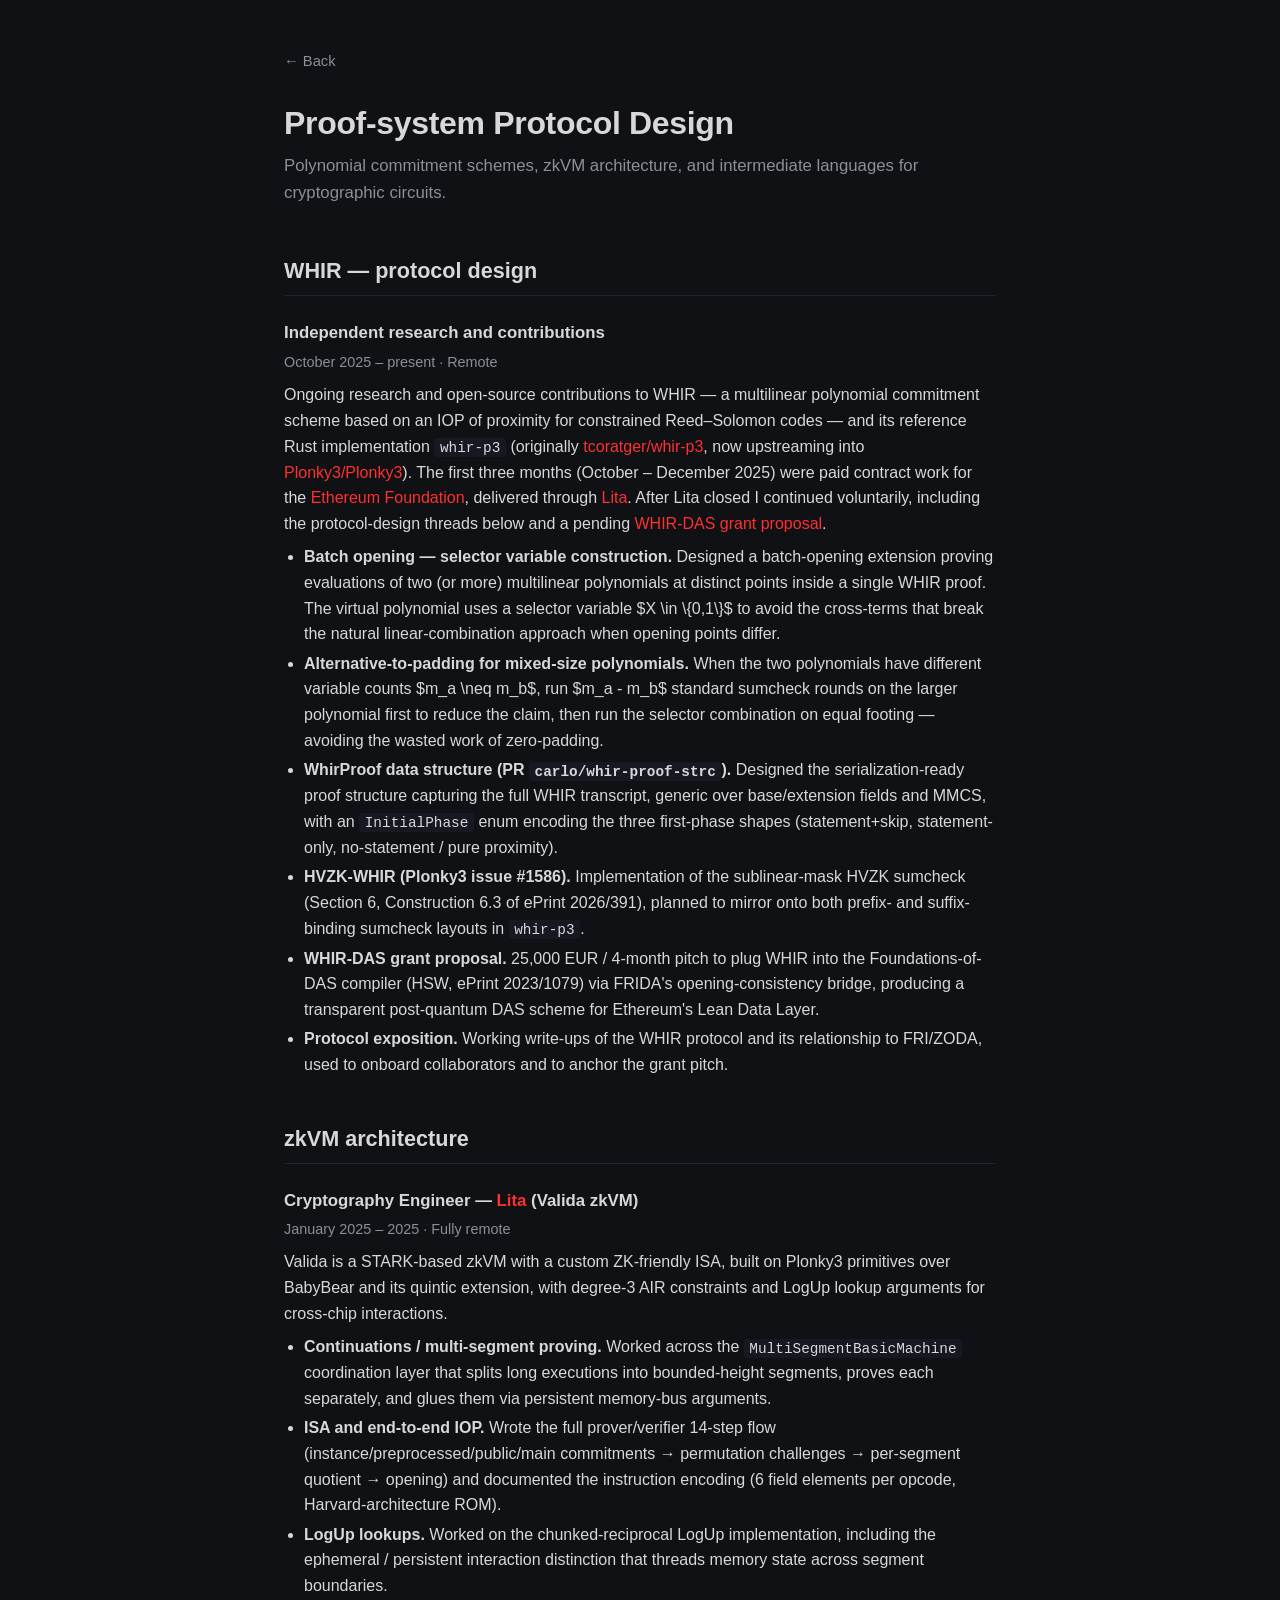
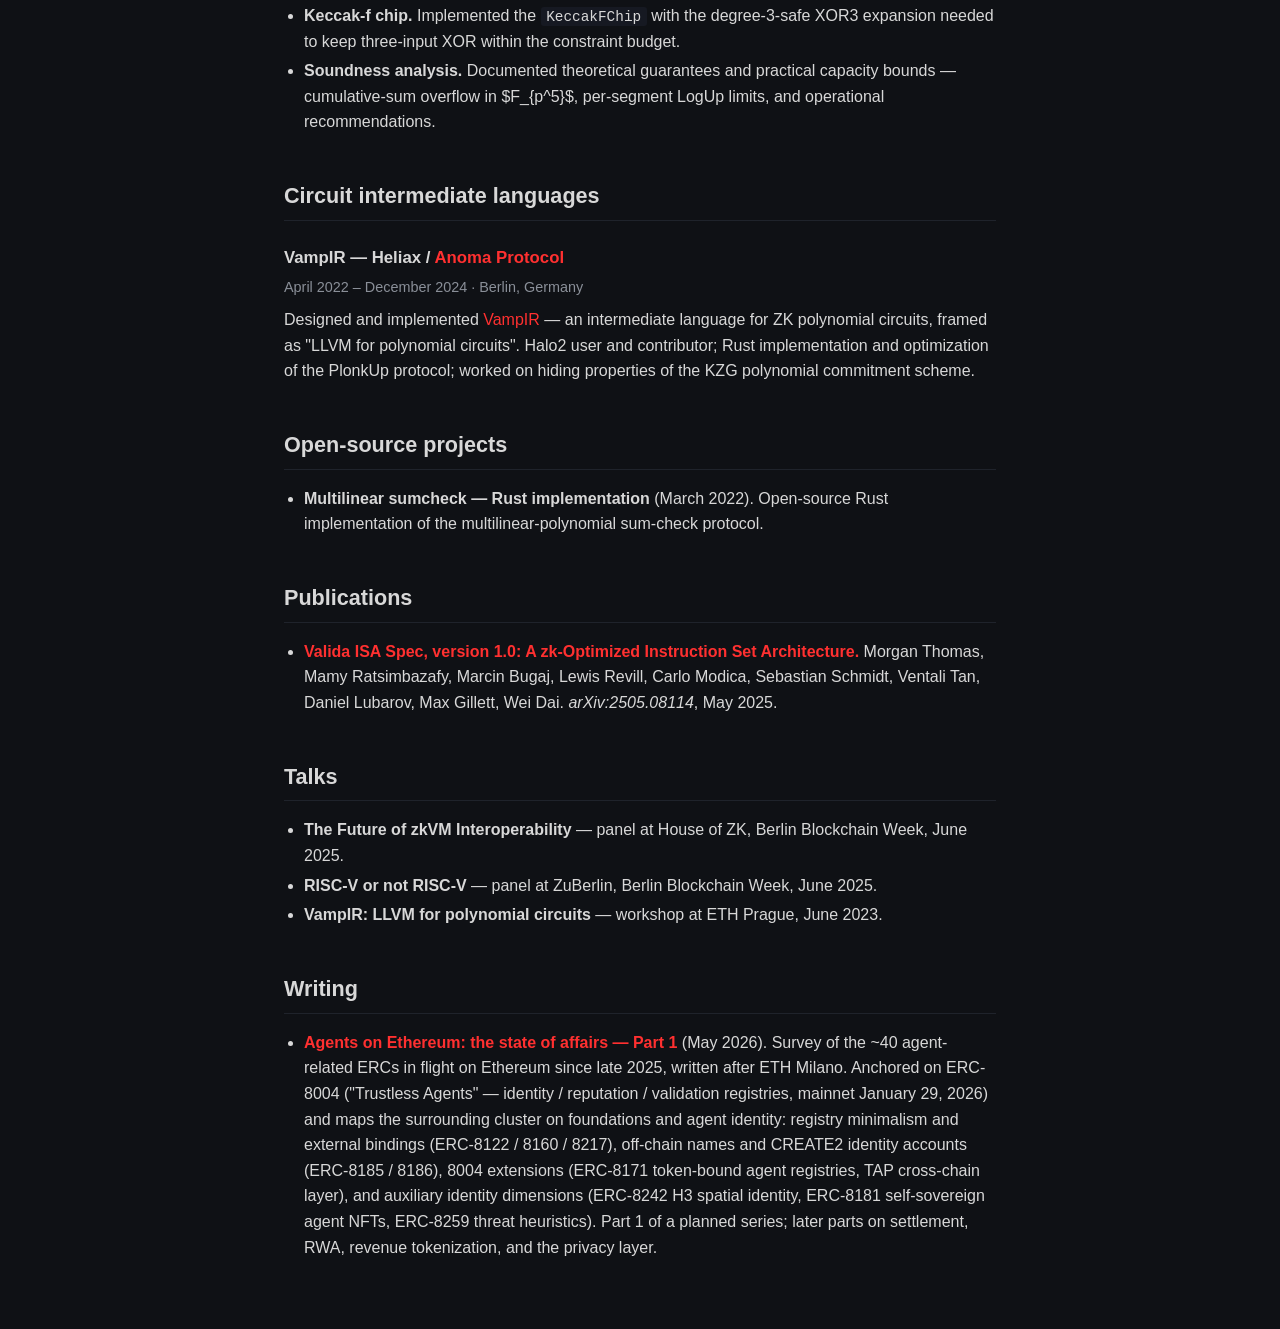
<file: protocol.html>
<!DOCTYPE html>
<html lang="en">
<head>
<meta charset="utf-8">
<meta name="viewport" content="width=device-width, initial-scale=1">
<title>Carlo Modica — Proof-system Protocol Design</title>
<link rel="stylesheet" href="style.css">
<script data-goatcounter="https://camofu.goatcounter.com/count"
        async src="//gc.zgo.at/count.js"></script>
</head>
<body class="theme-protocol">
<main>

<header>
  <a class="back-link" href="about.html">← Back</a>
  <h1>Proof-system Protocol Design</h1>
  <p class="tagline">Polynomial commitment schemes, zkVM architecture, and intermediate languages for cryptographic circuits.</p>
</header>

<section>
  <h2>WHIR — protocol design</h2>
  <article>
    <h3>Independent research and contributions</h3>
    <p class="meta">October 2025 – present · Remote</p>
    <p>Ongoing research and open-source contributions to WHIR — a multilinear polynomial commitment scheme based on an IOP of proximity for constrained Reed–Solomon codes — and its reference Rust implementation <code>whir-p3</code> (originally <a href="https://github.com/tcoratger/whir-p3">tcoratger/whir-p3</a>, now upstreaming into <a href="https://github.com/Plonky3/Plonky3">Plonky3/Plonky3</a>). The first three months (October – December 2025) were paid contract work for the <a href="https://ethereum.foundation/">Ethereum Foundation</a>, delivered through <a href="https://www.lita.foundation/">Lita</a>. After Lita closed I continued voluntarily, including the protocol-design threads below and a pending <a href="https://github.com/camofu/whir-das">WHIR-DAS grant proposal</a>.</p>
    <ul>
      <li><strong>Batch opening — selector variable construction.</strong> Designed a batch-opening extension proving evaluations of two (or more) multilinear polynomials at distinct points inside a single WHIR proof. The virtual polynomial uses a selector variable $X \in \{0,1\}$ to avoid the cross-terms that break the natural linear-combination approach when opening points differ.</li>
      <li><strong>Alternative-to-padding for mixed-size polynomials.</strong> When the two polynomials have different variable counts $m_a \neq m_b$, run $m_a - m_b$ standard sumcheck rounds on the larger polynomial first to reduce the claim, then run the selector combination on equal footing — avoiding the wasted work of zero-padding.</li>
      <li><strong>WhirProof data structure (PR <code>carlo/whir-proof-strc</code>).</strong> Designed the serialization-ready proof structure capturing the full WHIR transcript, generic over base/extension fields and MMCS, with an <code>InitialPhase</code> enum encoding the three first-phase shapes (statement+skip, statement-only, no-statement / pure proximity).</li>
      <li><strong>HVZK-WHIR (Plonky3 issue #1586).</strong> Implementation of the sublinear-mask HVZK sumcheck (Section 6, Construction 6.3 of ePrint 2026/391), planned to mirror onto both prefix- and suffix-binding sumcheck layouts in <code>whir-p3</code>.</li>
      <li><strong>WHIR-DAS grant proposal.</strong> 25,000 EUR / 4-month pitch to plug WHIR into the Foundations-of-DAS compiler (HSW, ePrint 2023/1079) via FRIDA's opening-consistency bridge, producing a transparent post-quantum DAS scheme for Ethereum's Lean Data Layer.</li>
      <li><strong>Protocol exposition.</strong> Working write-ups of the WHIR protocol and its relationship to FRI/ZODA, used to onboard collaborators and to anchor the grant pitch.</li>
    </ul>
  </article>
</section>

<section>
  <h2>zkVM architecture</h2>
  <article>
    <h3>Cryptography Engineer — <a href="https://www.lita.foundation/">Lita</a> (Valida zkVM)</h3>
    <p class="meta">January 2025 – 2025 · Fully remote</p>
    <p>Valida is a STARK-based zkVM with a custom ZK-friendly ISA, built on Plonky3 primitives over BabyBear and its quintic extension, with degree-3 AIR constraints and LogUp lookup arguments for cross-chip interactions.</p>
    <ul>
      <li><strong>Continuations / multi-segment proving.</strong> Worked across the <code>MultiSegmentBasicMachine</code> coordination layer that splits long executions into bounded-height segments, proves each separately, and glues them via persistent memory-bus arguments.</li>
      <li><strong>ISA and end-to-end IOP.</strong> Wrote the full prover/verifier 14-step flow (instance/preprocessed/public/main commitments → permutation challenges → per-segment quotient → opening) and documented the instruction encoding (6 field elements per opcode, Harvard-architecture ROM).</li>
      <li><strong>LogUp lookups.</strong> Worked on the chunked-reciprocal LogUp implementation, including the ephemeral / persistent interaction distinction that threads memory state across segment boundaries.</li>
      <li><strong>Keccak-f chip.</strong> Implemented the <code>KeccakFChip</code> with the degree-3-safe XOR3 expansion needed to keep three-input XOR within the constraint budget.</li>
      <li><strong>Soundness analysis.</strong> Documented theoretical guarantees and practical capacity bounds — cumulative-sum overflow in $F_{p^5}$, per-segment LogUp limits, and operational recommendations.</li>
    </ul>
  </article>
</section>

<section>
  <h2>Circuit intermediate languages</h2>
  <article>
    <h3>VampIR — Heliax / <a href="https://anoma.net/">Anoma Protocol</a></h3>
    <p class="meta">April 2022 – December 2024 · Berlin, Germany</p>
    <p>Designed and implemented <a href="https://github.com/anoma/vamp-ir">VampIR</a> — an intermediate language for ZK polynomial circuits, framed as "LLVM for polynomial circuits". Halo2 user and contributor; Rust implementation and optimization of the PlonkUp protocol; worked on hiding properties of the KZG polynomial commitment scheme.</p>
  </article>
</section>

<section>
  <h2>Open-source projects</h2>
  <ul>
    <li><strong>Multilinear sumcheck — Rust implementation</strong> (March 2022). Open-source Rust implementation of the multilinear-polynomial sum-check protocol.</li>
  </ul>
</section>

<section>
  <h2>Publications</h2>
  <ul>
    <li><strong><a href="https://arxiv.org/abs/2505.08114">Valida ISA Spec, version 1.0: A zk-Optimized Instruction Set Architecture.</a></strong> Morgan Thomas, Mamy Ratsimbazafy, Marcin Bugaj, Lewis Revill, Carlo Modica, Sebastian Schmidt, Ventali Tan, Daniel Lubarov, Max Gillett, Wei Dai. <em>arXiv:2505.08114</em>, May 2025.</li>
  </ul>
</section>

<section>
  <h2>Talks</h2>
  <ul>
    <li><strong>The Future of zkVM Interoperability</strong> — panel at House of ZK, Berlin Blockchain Week, June 2025.</li>
    <li><strong>RISC-V or not RISC-V</strong> — panel at ZuBerlin, Berlin Blockchain Week, June 2025.</li>
    <li><strong>VampIR: LLVM for polynomial circuits</strong> — workshop at ETH Prague, June 2023.</li>
  </ul>
</section>

<section>
  <h2>Writing</h2>
  <ul>
    <li><strong><a href="https://x.com/carlo_cretino50/status/2058938377638953465">Agents on Ethereum: the state of affairs — Part 1</a></strong> (May 2026). Survey of the ~40 agent-related ERCs in flight on Ethereum since late 2025, written after ETH Milano. Anchored on ERC-8004 ("Trustless Agents" — identity / reputation / validation registries, mainnet January 29, 2026) and maps the surrounding cluster on foundations and agent identity: registry minimalism and external bindings (ERC-8122 / 8160 / 8217), off-chain names and CREATE2 identity accounts (ERC-8185 / 8186), 8004 extensions (ERC-8171 token-bound agent registries, TAP cross-chain layer), and auxiliary identity dimensions (ERC-8242 H3 spatial identity, ERC-8181 self-sovereign agent NFTs, ERC-8259 threat heuristics). Part 1 of a planned series; later parts on settlement, RWA, revenue tokenization, and the privacy layer.</li>
  </ul>
</section>

</main>
</body>
</html>
</file>
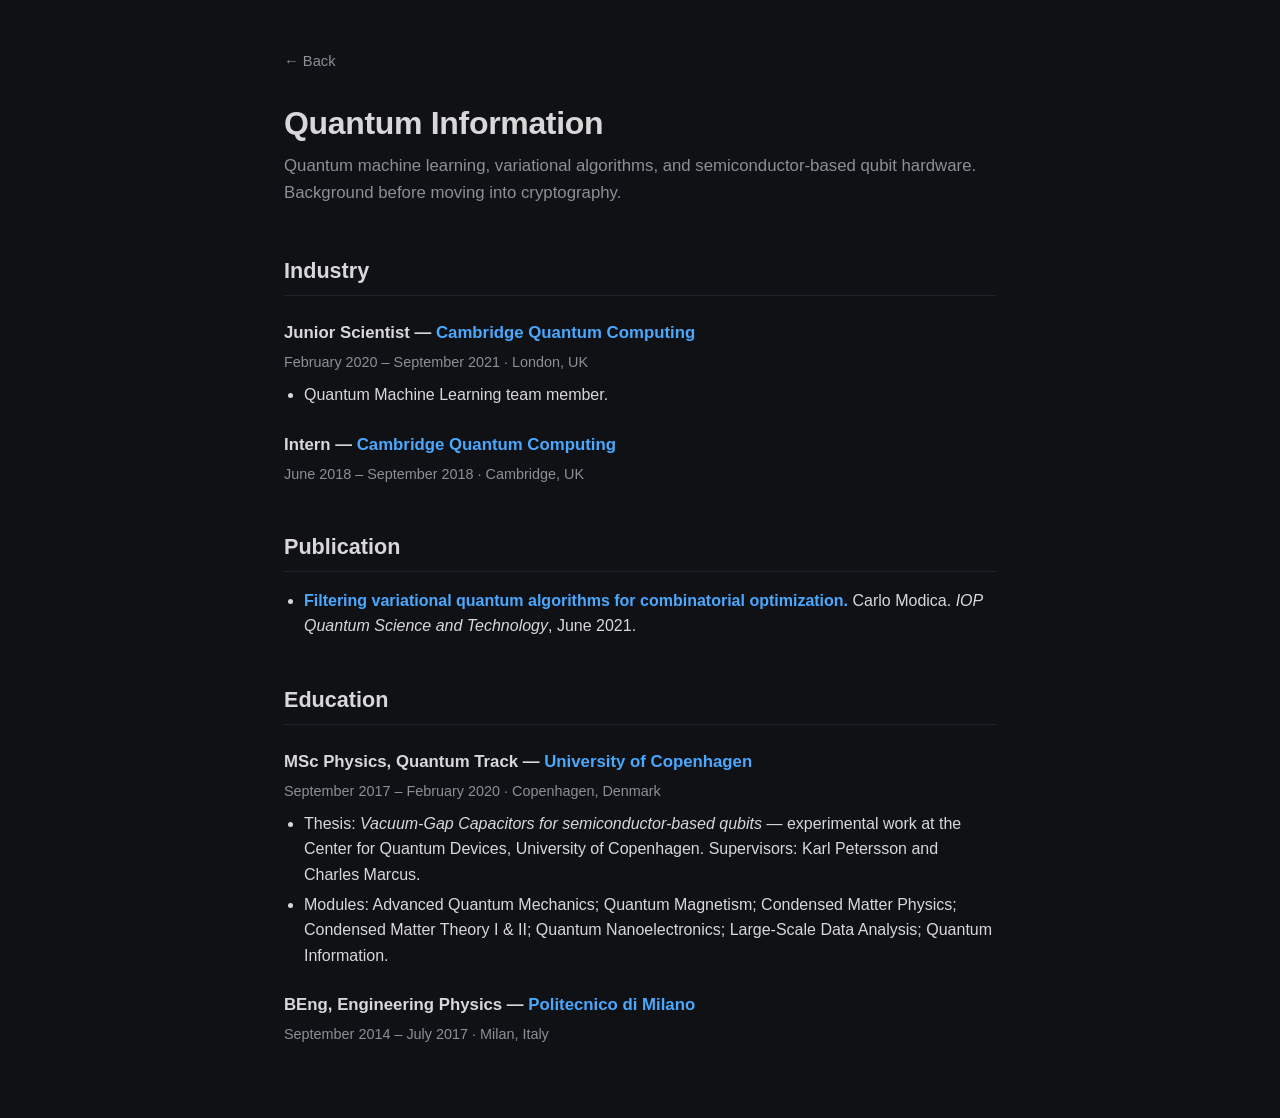
<file: quantum.html>
<!DOCTYPE html>
<html lang="en">
<head>
<meta charset="utf-8">
<meta name="viewport" content="width=device-width, initial-scale=1">
<title>Carlo Modica — Quantum Information</title>
<link rel="stylesheet" href="style.css">
<script data-goatcounter="https://camofu.goatcounter.com/count"
        async src="//gc.zgo.at/count.js"></script>
</head>
<body class="theme-quantum">
<main>

<header>
  <a class="back-link" href="about.html">← Back</a>
  <h1>Quantum Information</h1>
  <p class="tagline">Quantum machine learning, variational algorithms, and semiconductor-based qubit hardware. Background before moving into cryptography.</p>
</header>

<section>
  <h2>Industry</h2>
  <article>
    <h3>Junior Scientist — <a href="https://www.quantinuum.com/">Cambridge Quantum Computing</a></h3>
    <p class="meta">February 2020 – September 2021 · London, UK</p>
    <ul>
      <li>Quantum Machine Learning team member.</li>
    </ul>
  </article>

  <article>
    <h3>Intern — <a href="https://www.quantinuum.com/">Cambridge Quantum Computing</a></h3>
    <p class="meta">June 2018 – September 2018 · Cambridge, UK</p>
  </article>
</section>

<section>
  <h2>Publication</h2>
  <ul>
    <li><strong><a href="https://iopscience.iop.org/article/10.1088/2058-9565/ac3e54/meta">Filtering variational quantum algorithms for combinatorial optimization.</a></strong> Carlo Modica. <em>IOP Quantum Science and Technology</em>, June 2021.</li>
  </ul>
</section>

<section>
  <h2>Education</h2>
  <article>
    <h3>MSc Physics, Quantum Track — <a href="https://www.ku.dk/en">University of Copenhagen</a></h3>
    <p class="meta">September 2017 – February 2020 · Copenhagen, Denmark</p>
    <ul>
      <li>Thesis: <em>Vacuum-Gap Capacitors for semiconductor-based qubits</em> — experimental work at the Center for Quantum Devices, University of Copenhagen. Supervisors: Karl Petersson and Charles Marcus.</li>
      <li>Modules: Advanced Quantum Mechanics; Quantum Magnetism; Condensed Matter Physics; Condensed Matter Theory I &amp; II; Quantum Nanoelectronics; Large-Scale Data Analysis; Quantum Information.</li>
    </ul>
  </article>

  <article>
    <h3>BEng, Engineering Physics — <a href="https://www.polimi.it/en">Politecnico di Milano</a></h3>
    <p class="meta">September 2014 – July 2017 · Milan, Italy</p>
  </article>
</section>

</main>
</body>
</html>
</file>
<file: landing.css>
* { box-sizing: border-box; }

html, body {
  margin: 0;
  padding: 0;
  background: #ffffff;
  color: #111111;
  font-family: -apple-system, BlinkMacSystemFont, "Segoe UI", Roboto, "Helvetica Neue", Arial, sans-serif;
  font-size: 16px;
  line-height: 1.5;
  -webkit-font-smoothing: antialiased;
  min-height: 100vh;
}

.top-bar {
  display: flex;
  justify-content: space-between;
  align-items: center;
  padding: 1.25rem 1.75rem;
  border-bottom: 1px solid #ececec;
}

.name {
  font-weight: 600;
  letter-spacing: -0.01em;
}

.about-link {
  color: #111;
  text-decoration: none;
  font-size: 0.95rem;
  border-bottom: 1px solid transparent;
  transition: border-color 0.15s ease;
}

.about-link:hover {
  border-bottom-color: #111;
}

.stage {
  max-width: 640px;
  margin: 0 auto;
  padding: 2.5rem 1.5rem 4rem;
  display: flex;
  flex-direction: column;
  align-items: center;
}

.portrait {
  width: min(360px, 80vw);
  height: min(360px, 80vw);
  margin-bottom: 2rem;
  overflow: hidden;
}

.portrait img {
  width: 100%;
  height: 100%;
  object-fit: cover;
  display: block;
}

.intro {
  font-size: 1.15rem;
  margin: 0 0 1.75rem;
  color: #444;
}

.chat {
  width: 100%;
  display: flex;
  flex-direction: column;
}

.messages {
  border: 1px solid #e4e4e4;
  border-radius: 10px;
  padding: 1rem;
  min-height: 220px;
  max-height: 400px;
  overflow-y: auto;
  background: #fafafa;
  display: flex;
  flex-direction: column;
  gap: 0.6rem;
}

.msg {
  max-width: 85%;
  padding: 0.6rem 0.85rem;
  border-radius: 12px;
  font-size: 0.95rem;
  word-wrap: break-word;
}

.msg-bot {
  background: #ffffff;
  border: 1px solid #ececec;
  align-self: flex-start;
  border-bottom-left-radius: 4px;
}

.msg-user {
  background: #111;
  color: #fff;
  align-self: flex-end;
  border-bottom-right-radius: 4px;
}

.composer {
  display: flex;
  gap: 0.5rem;
  margin-top: 0.75rem;
}

.composer input[type="text"] {
  flex: 1;
  padding: 0.7rem 0.9rem;
  border: 1px solid #d8d8d8;
  border-radius: 8px;
  font: inherit;
  background: #fff;
  color: #111;
}

.composer input[type="text"]:focus {
  outline: none;
  border-color: #111;
}

.composer button {
  padding: 0.7rem 1.25rem;
  background: #111;
  color: #fff;
  border: none;
  border-radius: 8px;
  font: inherit;
  cursor: pointer;
}

.composer button:hover {
  background: #333;
}

.hint {
  margin: 0.75rem 0 0;
  font-size: 0.8rem;
  color: #888;
  text-align: center;
}

.made-link {
  margin: 1.5rem 0 0;
  text-align: center;
  font-size: 0.9rem;
}

.made-link a {
  color: #ff3030;
  text-decoration: none;
  border-bottom: 1px solid transparent;
  transition: border-color 0.15s ease;
}

.made-link a:hover {
  border-bottom-color: #ff3030;
}
</file>
<file: style.css>
:root {
  --bg: #0f1115;
  --fg: #d8d8d8;
  --muted: #8a8f98;
  --accent: #ff3030;
  --rule: #1f232b;
  --code-bg: #161922;
}

body.theme-protocol    { --accent: #ff3030; }
body.theme-performance { --accent: #ffb020; }
body.theme-privacy     { --accent: #30d06a; }
body.theme-quantum     { --accent: #4aa8ff; }

* { box-sizing: border-box; }

html, body {
  margin: 0;
  padding: 0;
  background: var(--bg);
  color: var(--fg);
  font-family: -apple-system, BlinkMacSystemFont, "Segoe UI", Roboto, "Helvetica Neue", Arial, sans-serif;
  font-size: 16px;
  line-height: 1.6;
  -webkit-font-smoothing: antialiased;
}

main {
  max-width: 760px;
  margin: 0 auto;
  padding: 3rem 1.5rem 4rem;
}

header {
  margin-bottom: 3rem;
}

header h1 {
  font-size: 2rem;
  margin: 0 0 0.25rem;
  font-weight: 600;
  letter-spacing: -0.01em;
}

.tagline {
  color: var(--muted);
  margin: 0 0 1.25rem;
  font-size: 1.05rem;
}

nav {
  display: flex;
  flex-wrap: wrap;
  gap: 0.25rem 1.25rem;
  padding-bottom: 1rem;
  border-bottom: 1px solid var(--rule);
}

nav a {
  color: var(--muted);
  text-decoration: none;
  font-size: 0.92rem;
}

nav a:hover {
  color: var(--accent);
}

section {
  margin-top: 2.75rem;
}

h2 {
  font-size: 1.35rem;
  margin: 0 0 1rem;
  font-weight: 600;
  padding-bottom: 0.4rem;
  border-bottom: 1px solid var(--rule);
}

h3 {
  font-size: 1.05rem;
  margin: 1.5rem 0 0.25rem;
  font-weight: 600;
}

article + article {
  margin-top: 1.5rem;
}

.meta {
  color: var(--muted);
  font-size: 0.9rem;
  margin: 0 0 0.5rem;
}

p {
  margin: 0.5rem 0;
}

ul {
  margin: 0.5rem 0;
  padding-left: 1.25rem;
}

li {
  margin: 0.25rem 0;
}

a {
  color: var(--accent);
  text-decoration: none;
}

a:hover {
  text-decoration: underline;
}

code {
  background: var(--code-bg);
  padding: 0.1rem 0.35rem;
  border-radius: 3px;
  font-size: 0.9em;
  font-family: "SF Mono", Menlo, Consolas, monospace;
}

table.spec {
  width: 100%;
  border-collapse: collapse;
  margin: 1rem 0;
  font-size: 0.92rem;
}

table.spec th,
table.spec td {
  text-align: left;
  padding: 0.55rem 0.75rem;
  border-bottom: 1px solid var(--rule);
  vertical-align: top;
}

table.spec th {
  color: var(--muted);
  font-weight: 600;
}

table.spec td:first-child {
  white-space: normal;
  width: 45%;
}

.contact-list {
  list-style: none;
  padding: 0;
}

.contact-list li {
  margin: 0.4rem 0;
}

.tile-grid {
  display: grid;
  grid-template-columns: repeat(2, 1fr);
  gap: 1rem;
  margin-top: 2rem;
}

.tile {
  display: flex;
  flex-direction: column;
  aspect-ratio: 1 / 1;
  padding: 1.5rem;
  border: 1px solid var(--rule);
  border-radius: 6px;
  color: var(--fg);
  text-decoration: none;
  background: #14171f;
  transition: border-color 0.15s ease, transform 0.15s ease, background 0.15s ease;
}

.tile:hover {
  text-decoration: none;
  transform: translateY(-2px);
}

.tile-protocol:hover    { border-color: #ff3030; color: #ff3030; }
.tile-performance:hover { border-color: #ffb020; color: #ffb020; }
.tile-privacy:hover     { border-color: #30d06a; color: #30d06a; }
.tile-quantum:hover     { border-color: #4aa8ff; color: #4aa8ff; }

.tile-icon {
  flex: 1;
  display: flex;
  align-items: center;
  justify-content: center;
  margin-bottom: 0.5rem;
}

.tile-icon svg {
  width: 45%;
  max-width: 96px;
  height: auto;
  opacity: 0.55;
  transition: opacity 0.15s ease;
}

.tile:hover .tile-icon svg {
  opacity: 1;
}

.tile-title {
  font-size: 1.25rem;
  font-weight: 600;
  letter-spacing: -0.01em;
  line-height: 1.25;
}

@media (max-width: 560px) {
  .tile-grid {
    gap: 0.6rem;
  }
  .tile {
    padding: 1rem;
  }
  .tile-title {
    font-size: 1rem;
  }
  .tile-icon svg {
    max-width: 64px;
  }
}

.back-link {
  display: inline-block;
  margin-bottom: 1.5rem;
  color: var(--muted);
  font-size: 0.92rem;
}

.disclaimer {
  margin: 1rem 0 0;
  padding: 0.6rem 0.9rem;
  border-left: 2px solid var(--accent);
  color: var(--muted);
  font-size: 0.9rem;
  background: var(--code-bg);
  border-radius: 2px;
}

nav.bottom-nav {
  display: block;
  margin-top: 2.5rem;
  padding: 1.25rem 0 0;
  border-top: 1px solid var(--rule);
  border-bottom: none;
}

footer {
  margin-top: 4rem;
  padding-top: 1.25rem;
  border-top: 1px solid var(--rule);
  color: var(--muted);
  font-size: 0.85rem;
}
</file>
